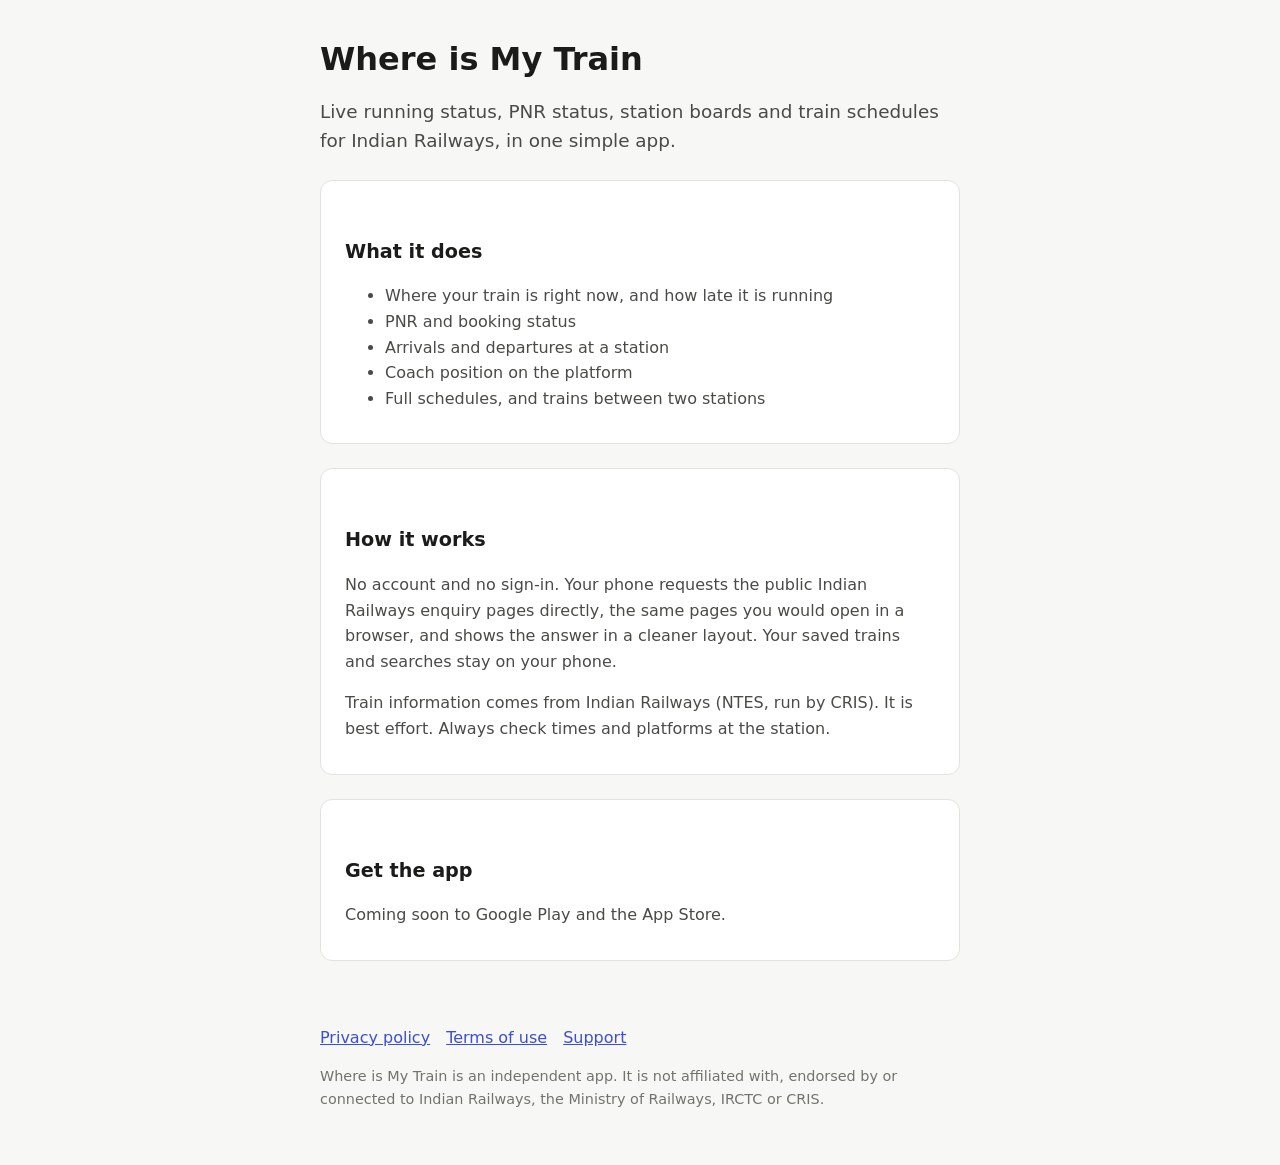
<file: site/index.html>
<!doctype html>
<html lang="en">
<head>
<meta charset="utf-8">
<meta name="viewport" content="width=device-width, initial-scale=1">
<title>Where is My Train</title>
<meta name="description" content="Where is My Train: live running status, PNR status, station boards and schedules for Indian trains. Unofficial app.">
<link rel="stylesheet" href="style.css">
</head>
<body>
<header>
  <h1>Where is My Train</h1>
  <p class="lede">Live running status, PNR status, station boards and train schedules for Indian Railways, in one simple app.</p>
</header>
<main>
  <section class="card">
    <h2>What it does</h2>
    <ul>
      <li>Where your train is right now, and how late it is running</li>
      <li>PNR and booking status</li>
      <li>Arrivals and departures at a station</li>
      <li>Coach position on the platform</li>
      <li>Full schedules, and trains between two stations</li>
    </ul>
  </section>
  <section class="card">
    <h2>How it works</h2>
    <p>No account and no sign-in. Your phone requests the public Indian Railways enquiry pages directly, the same pages you would open in a browser, and shows the answer in a cleaner layout. Your saved trains and searches stay on your phone.</p>
    <p>Train information comes from Indian Railways (NTES, run by CRIS). It is best effort. Always check times and platforms at the station.</p>
  </section>
  <section class="card">
    <h2>Get the app</h2>
    <p>Coming soon to Google Play and the App Store.</p>
  </section>
</main>
<footer>
  <nav><a href="privacy.html">Privacy policy</a><a href="terms.html">Terms of use</a><a href="support.html">Support</a></nav>
  <p class="muted">Where is My Train is an independent app. It is not affiliated with, endorsed by or connected to Indian Railways, the Ministry of Railways, IRCTC or CRIS.</p>
</footer>
</body>
</html>
</file>
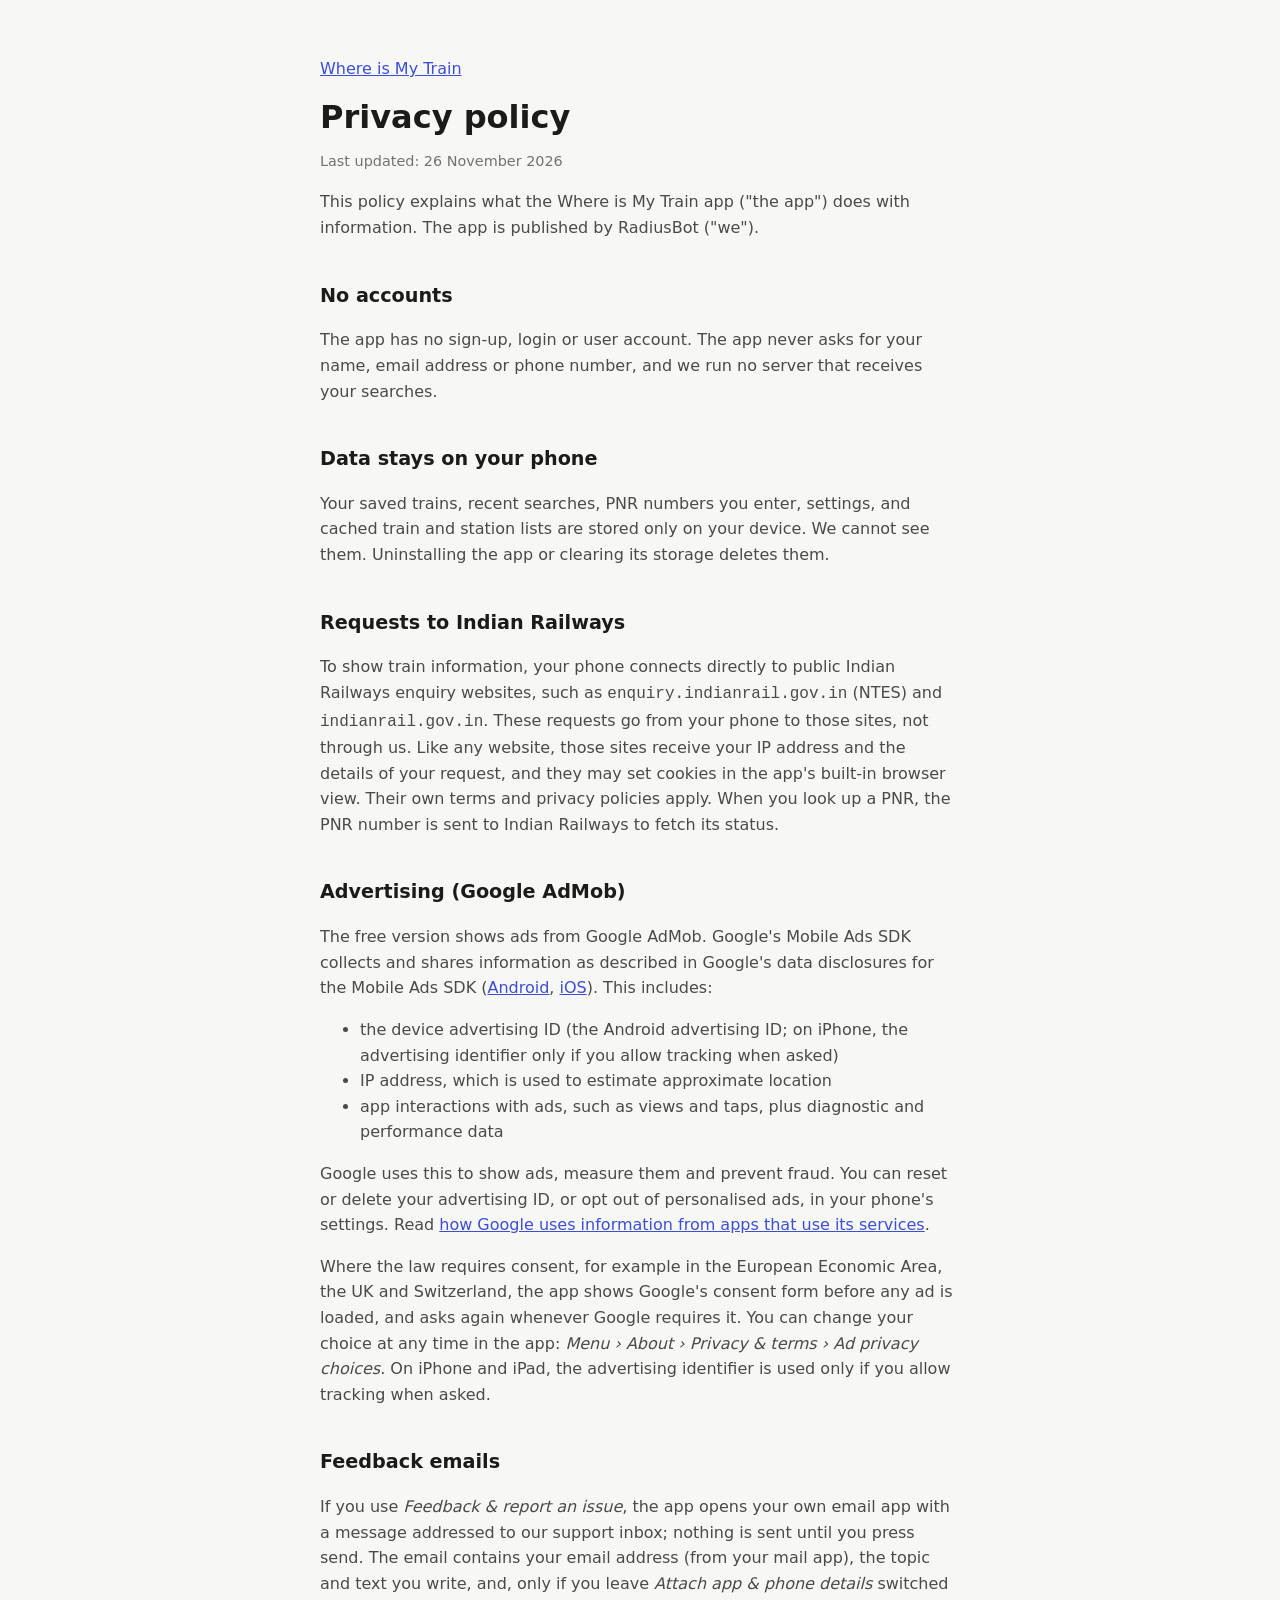
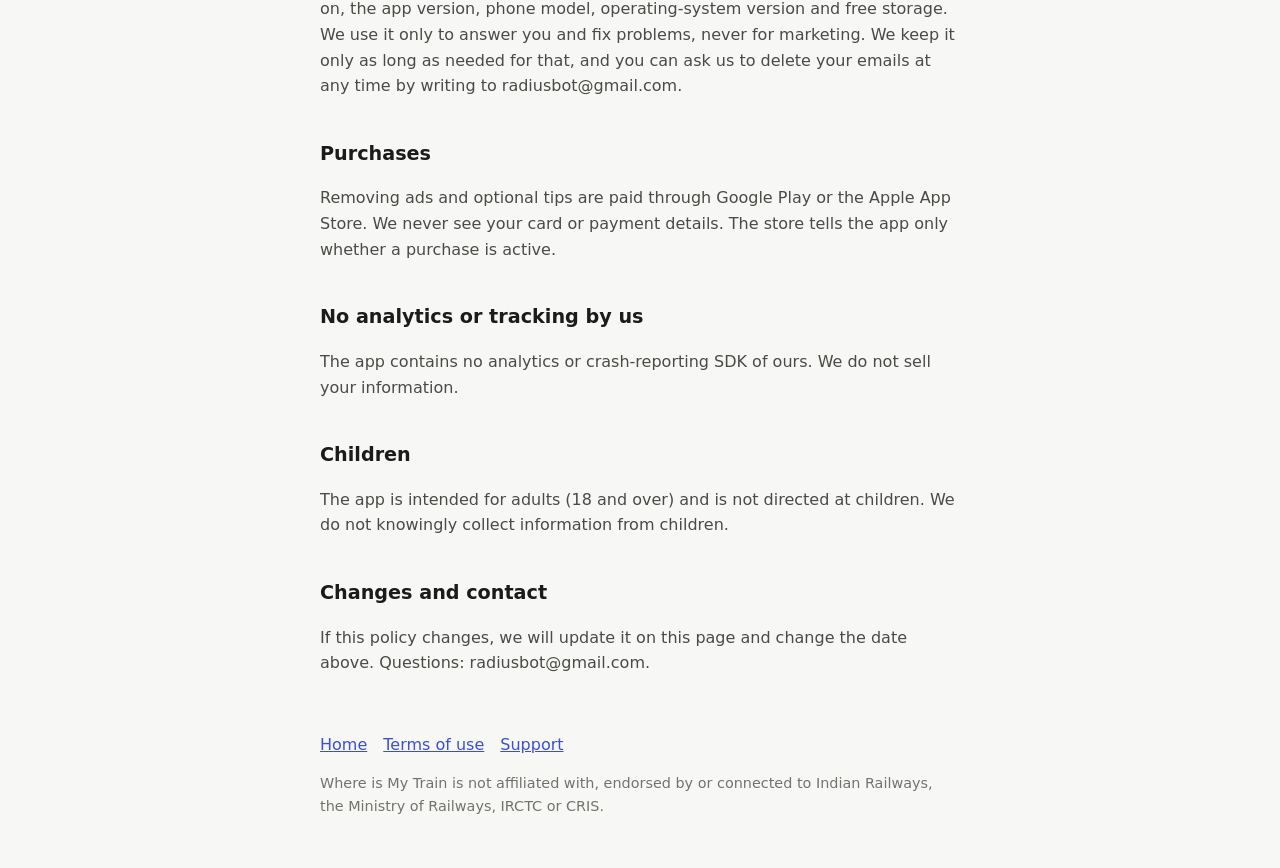
<file: site/privacy.html>
<!doctype html>
<html lang="en">
<head>
<meta charset="utf-8">
<meta name="viewport" content="width=device-width, initial-scale=1">
<meta name="robots" content="noindex">
<title>Privacy Policy</title>
<link rel="stylesheet" href="style.css">
</head>
<body>
<header>
  <p><a href="index.html">Where is My Train</a></p>
  <h1>Privacy policy</h1>
  <p class="muted">Last updated: 26 November 2026</p>
</header>
<main>
  <p>This policy explains what the Where is My Train app ("the app") does with information. The app is published by RadiusBot ("we").</p>

  <h2>No accounts</h2>
  <p>The app has no sign-up, login or user account. The app never asks for your name, email address or phone number, and we run no server that receives your searches.</p>

  <h2>Data stays on your phone</h2>
  <p>Your saved trains, recent searches, PNR numbers you enter, settings, and cached train and station lists are stored only on your device. We cannot see them. Uninstalling the app or clearing its storage deletes them.</p>

  <h2>Requests to Indian Railways</h2>
  <p>To show train information, your phone connects directly to public Indian Railways enquiry websites, such as <code>enquiry.indianrail.gov.in</code> (NTES) and <code>indianrail.gov.in</code>. These requests go from your phone to those sites, not through us. Like any website, those sites receive your IP address and the details of your request, and they may set cookies in the app's built-in browser view. Their own terms and privacy policies apply. When you look up a PNR, the PNR number is sent to Indian Railways to fetch its status.</p>

  <h2>Advertising (Google AdMob)</h2>
  <p>The free version shows ads from Google AdMob. Google's Mobile Ads SDK collects and shares information as described in Google's data disclosures for the Mobile Ads SDK (<a href="https://developers.google.com/admob/android/privacy/play-data-disclosure">Android</a>, <a href="https://developers.google.com/admob/ios/privacy/data-disclosure">iOS</a>). This includes:</p>
  <ul>
    <li>the device advertising ID (the Android advertising ID; on iPhone, the advertising identifier only if you allow tracking when asked)</li>
    <li>IP address, which is used to estimate approximate location</li>
    <li>app interactions with ads, such as views and taps, plus diagnostic and performance data</li>
  </ul>
  <p>Google uses this to show ads, measure them and prevent fraud. You can reset or delete your advertising ID, or opt out of personalised ads, in your phone's settings. Read <a href="https://policies.google.com/technologies/partner-sites">how Google uses information from apps that use its services</a>.</p>
  <p>Where the law requires consent, for example in the European Economic Area, the UK and Switzerland, the app shows Google's consent form before any ad is loaded, and asks again whenever Google requires it. You can change your choice at any time in the app: <em>Menu › About › Privacy &amp; terms › Ad privacy choices</em>. On iPhone and iPad, the advertising identifier is used only if you allow tracking when asked.</p>

  <h2>Feedback emails</h2>
  <p>If you use <em>Feedback &amp; report an issue</em>, the app opens your own email app with a message addressed to our support inbox; nothing is sent until you press send. The email contains your email address (from your mail app), the topic and text you write, and, only if you leave <em>Attach app &amp; phone details</em> switched on, the app version, phone model, operating-system version and free storage. We use it only to answer you and fix problems, never for marketing. We keep it only as long as needed for that, and you can ask us to delete your emails at any time by writing to radiusbot@gmail.com.</p>

  <h2>Purchases</h2>
  <p>Removing ads and optional tips are paid through Google Play or the Apple App Store. We never see your card or payment details. The store tells the app only whether a purchase is active.</p>

  <h2>No analytics or tracking by us</h2>
  <p>The app contains no analytics or crash-reporting SDK of ours. We do not sell your information.</p>

  <h2>Children</h2>
  <p>The app is intended for adults (18 and over) and is not directed at children. We do not knowingly collect information from children.</p>

  <h2>Changes and contact</h2>
  <p>If this policy changes, we will update it on this page and change the date above. Questions: radiusbot@gmail.com.</p>
</main>
<footer>
  <nav><a href="index.html">Home</a><a href="terms.html">Terms of use</a><a href="support.html">Support</a></nav>
  <p class="muted">Where is My Train is not affiliated with, endorsed by or connected to Indian Railways, the Ministry of Railways, IRCTC or CRIS.</p>
</footer>
</body>
</html>
</file>
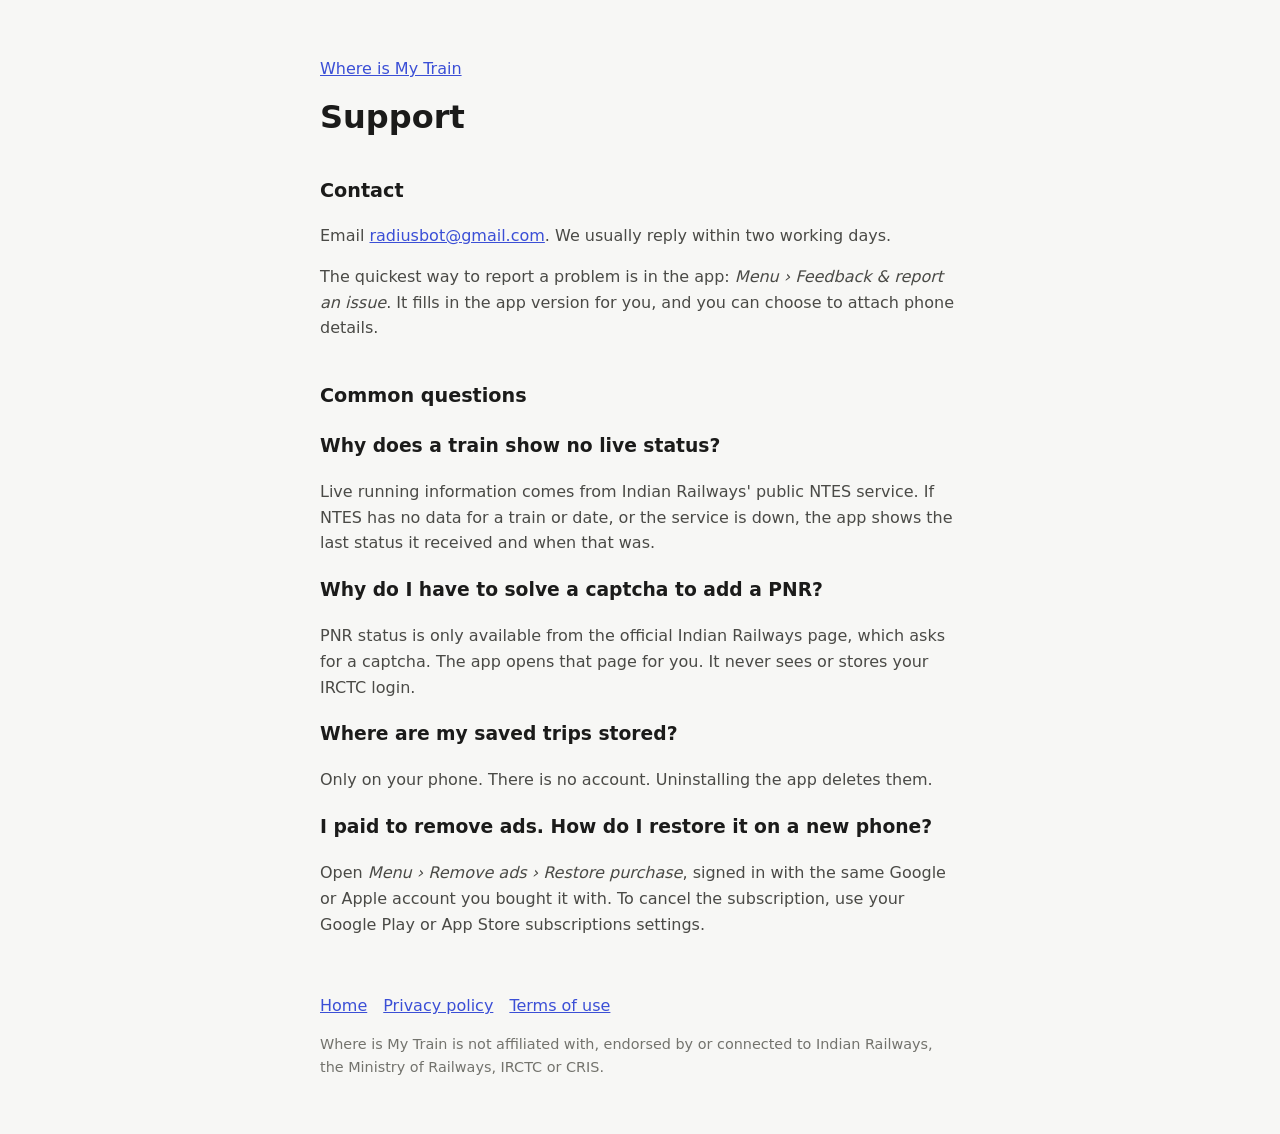
<file: site/support.html>
<!doctype html>
<html lang="en">
<head>
<meta charset="utf-8">
<meta name="viewport" content="width=device-width, initial-scale=1">
<title>Support · Where is My Train</title>
<link rel="stylesheet" href="style.css">
</head>
<body>
<header>
  <p><a href="index.html">Where is My Train</a></p>
  <h1>Support</h1>
</header>
<main>
  <h2>Contact</h2>
  <p>Email <a href="mailto:radiusbot@gmail.com?subject=Where%20is%20My%20Train%20support">radiusbot@gmail.com</a>. We usually reply within two working days.</p>
  <p>The quickest way to report a problem is in the app: <em>Menu › Feedback &amp; report an issue</em>. It fills in the app version for you, and you can choose to attach phone details.</p>

  <h2>Common questions</h2>
  <h3>Why does a train show no live status?</h3>
  <p>Live running information comes from Indian Railways' public NTES service. If NTES has no data for a train or date, or the service is down, the app shows the last status it received and when that was.</p>
  <h3>Why do I have to solve a captcha to add a PNR?</h3>
  <p>PNR status is only available from the official Indian Railways page, which asks for a captcha. The app opens that page for you. It never sees or stores your IRCTC login.</p>
  <h3>Where are my saved trips stored?</h3>
  <p>Only on your phone. There is no account. Uninstalling the app deletes them.</p>
  <h3>I paid to remove ads. How do I restore it on a new phone?</h3>
  <p>Open <em>Menu › Remove ads › Restore purchase</em>, signed in with the same Google or Apple account you bought it with. To cancel the subscription, use your Google Play or App Store subscriptions settings.</p>
</main>
<footer>
  <nav><a href="index.html">Home</a><a href="privacy.html">Privacy policy</a><a href="terms.html">Terms of use</a></nav>
  <p class="muted">Where is My Train is not affiliated with, endorsed by or connected to Indian Railways, the Ministry of Railways, IRCTC or CRIS.</p>
</footer>
</body>
</html>
</file>
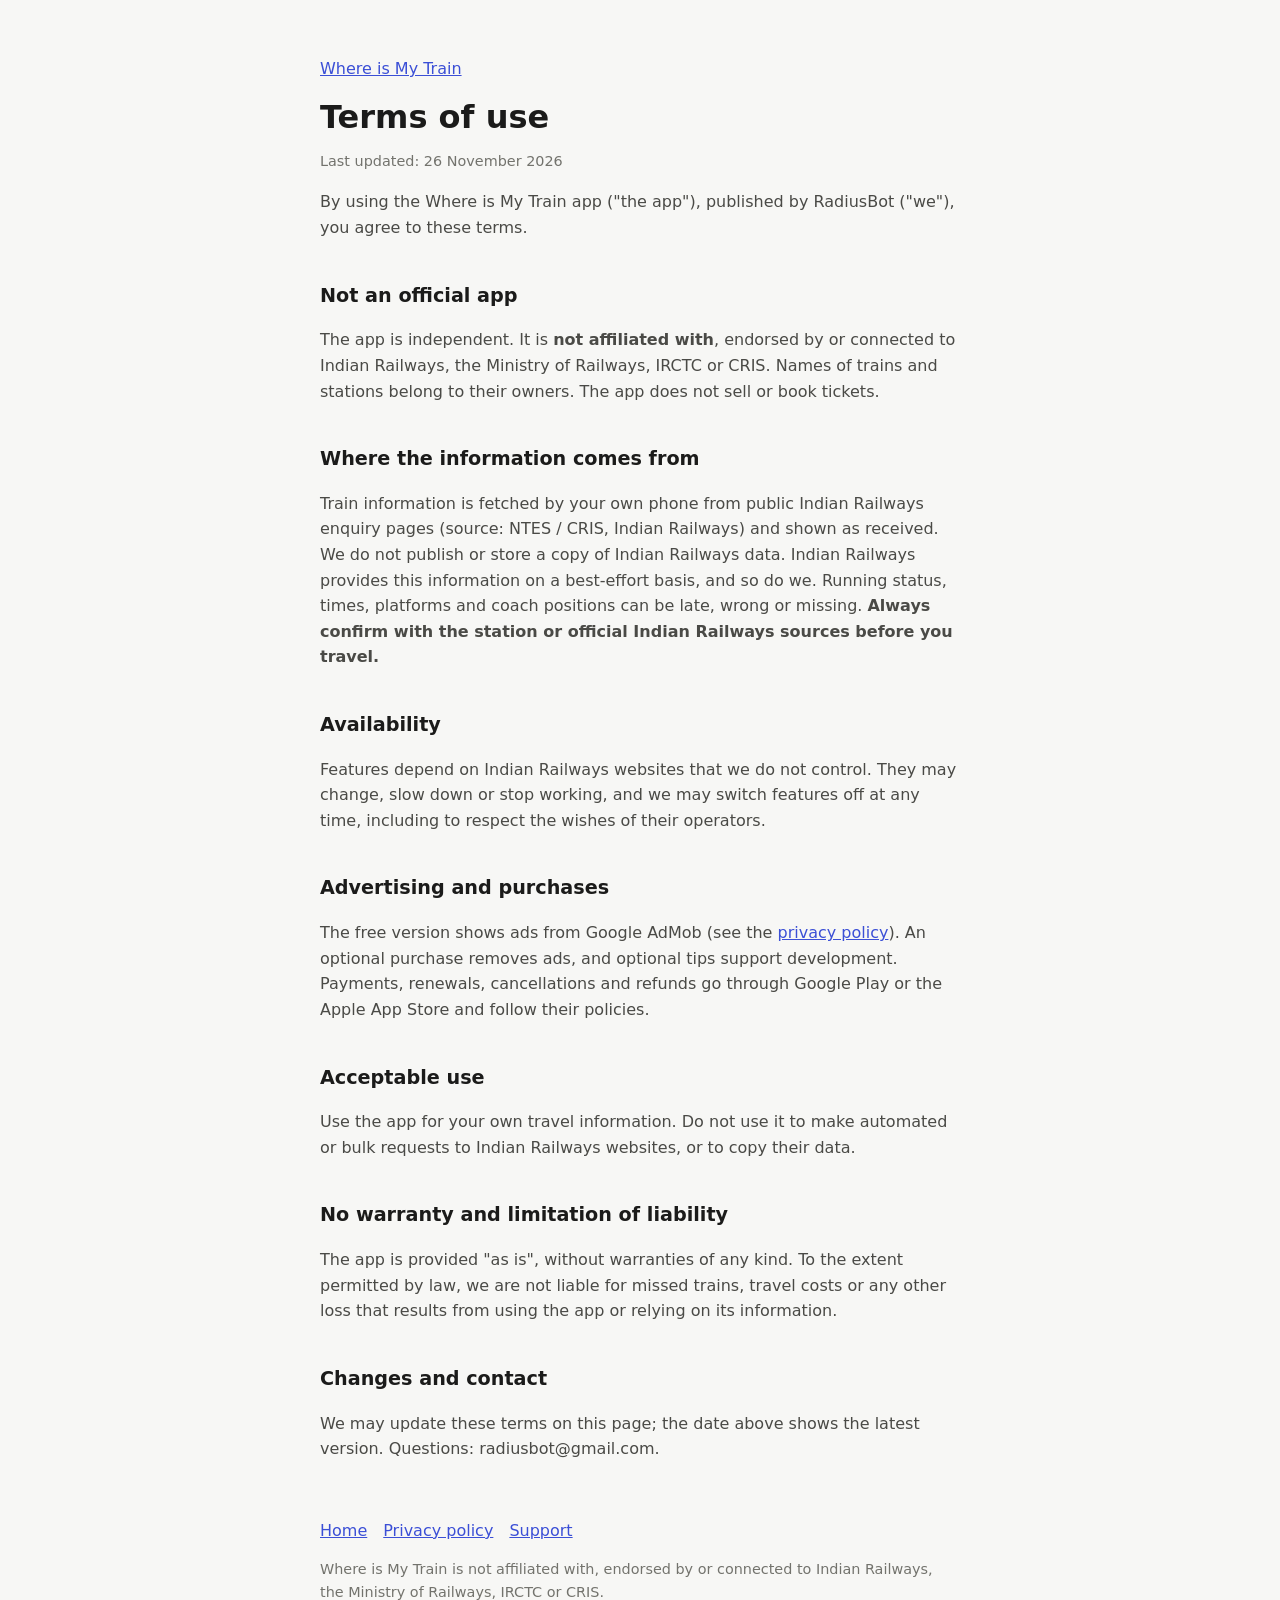
<file: site/terms.html>
<!doctype html>
<html lang="en">
<head>
<meta charset="utf-8">
<meta name="viewport" content="width=device-width, initial-scale=1">
<meta name="robots" content="noindex">
<title>Terms of Use</title>
<link rel="stylesheet" href="style.css">
</head>
<body>
<header>
  <p><a href="index.html">Where is My Train</a></p>
  <h1>Terms of use</h1>
  <p class="muted">Last updated: 26 November 2026</p>
</header>
<main>
  <p>By using the Where is My Train app ("the app"), published by RadiusBot ("we"), you agree to these terms.</p>

  <h2>Not an official app</h2>
  <p>The app is independent. It is <strong>not affiliated with</strong>, endorsed by or connected to Indian Railways, the Ministry of Railways, IRCTC or CRIS. Names of trains and stations belong to their owners. The app does not sell or book tickets.</p>

  <h2>Where the information comes from</h2>
  <p>Train information is fetched by your own phone from public Indian Railways enquiry pages (source: NTES / CRIS, Indian Railways) and shown as received. We do not publish or store a copy of Indian Railways data. Indian Railways provides this information on a best-effort basis, and so do we. Running status, times, platforms and coach positions can be late, wrong or missing. <strong>Always confirm with the station or official Indian Railways sources before you travel.</strong></p>

  <h2>Availability</h2>
  <p>Features depend on Indian Railways websites that we do not control. They may change, slow down or stop working, and we may switch features off at any time, including to respect the wishes of their operators.</p>

  <h2>Advertising and purchases</h2>
  <p>The free version shows ads from Google AdMob (see the <a href="privacy.html">privacy policy</a>). An optional purchase removes ads, and optional tips support development. Payments, renewals, cancellations and refunds go through Google Play or the Apple App Store and follow their policies.</p>

  <h2>Acceptable use</h2>
  <p>Use the app for your own travel information. Do not use it to make automated or bulk requests to Indian Railways websites, or to copy their data.</p>

  <h2>No warranty and limitation of liability</h2>
  <p>The app is provided "as is", without warranties of any kind. To the extent permitted by law, we are not liable for missed trains, travel costs or any other loss that results from using the app or relying on its information.</p>

  <h2>Changes and contact</h2>
  <p>We may update these terms on this page; the date above shows the latest version. Questions: radiusbot@gmail.com.</p>
</main>
<footer>
  <nav><a href="index.html">Home</a><a href="privacy.html">Privacy policy</a><a href="support.html">Support</a></nav>
  <p class="muted">Where is My Train is not affiliated with, endorsed by or connected to Indian Railways, the Ministry of Railways, IRCTC or CRIS.</p>
</footer>
</body>
</html>
</file>
<file: site/style.css>
:root {
  --bg-app: #f7f7f5;
  --bg-surface: #ffffff;
  --border: #e2e2de;
  --text-primary: #1b1b1a;
  --text-secondary: #4a4a46;
  --text-muted: #73736d;
  --text-accent: #3b4fd6;
  --draft-bg: #fff4d6;
  --draft-text: #5c4300;
  --space-1: 0.5rem;
  --space-2: 1rem;
  --space-3: 1.5rem;
  --space-4: 2.5rem;
  --radius: 12px;
  --measure: 42rem;
  color-scheme: light dark;
}
@media (prefers-color-scheme: dark) {
  :root {
    --bg-app: #121212;
    --bg-surface: #1c1c1b;
    --border: #33332f;
    --text-primary: #ededea;
    --text-secondary: #c4c4bf;
    --text-muted: #9a9a94;
    --text-accent: #8c9bff;
    --draft-bg: #3a2f10;
    --draft-text: #f5dc9a;
  }
}
* { box-sizing: border-box; }
body {
  margin: 0;
  background: var(--bg-app);
  color: var(--text-primary);
  font: 1rem/1.6 system-ui, -apple-system, "Segoe UI", Roboto, sans-serif;
}
main, header, footer { max-width: var(--measure); margin: 0 auto; padding: 0 var(--space-2); }
header { padding-top: var(--space-4); }
h1 { font-size: 2rem; line-height: 1.2; margin: 0 0 var(--space-1); }
h2 { font-size: 1.2rem; margin: var(--space-4) 0 var(--space-1); }
p, li { color: var(--text-secondary); }
a { color: var(--text-accent); }
.lede { font-size: 1.15rem; }
.muted { color: var(--text-muted); font-size: 0.9rem; }
.card {
  background: var(--bg-surface);
  border: 1px solid var(--border);
  border-radius: var(--radius);
  padding: var(--space-2) var(--space-3);
  margin: var(--space-3) 0;
}
.draft {
  background: var(--draft-bg);
  color: var(--draft-text);
  border-radius: var(--radius);
  padding: var(--space-2);
  margin: var(--space-3) 0 0;
}
.draft strong, .draft p { color: var(--draft-text); }
footer { padding-top: var(--space-4); padding-bottom: var(--space-4); }
footer nav a { margin-right: var(--space-2); }
</file>
